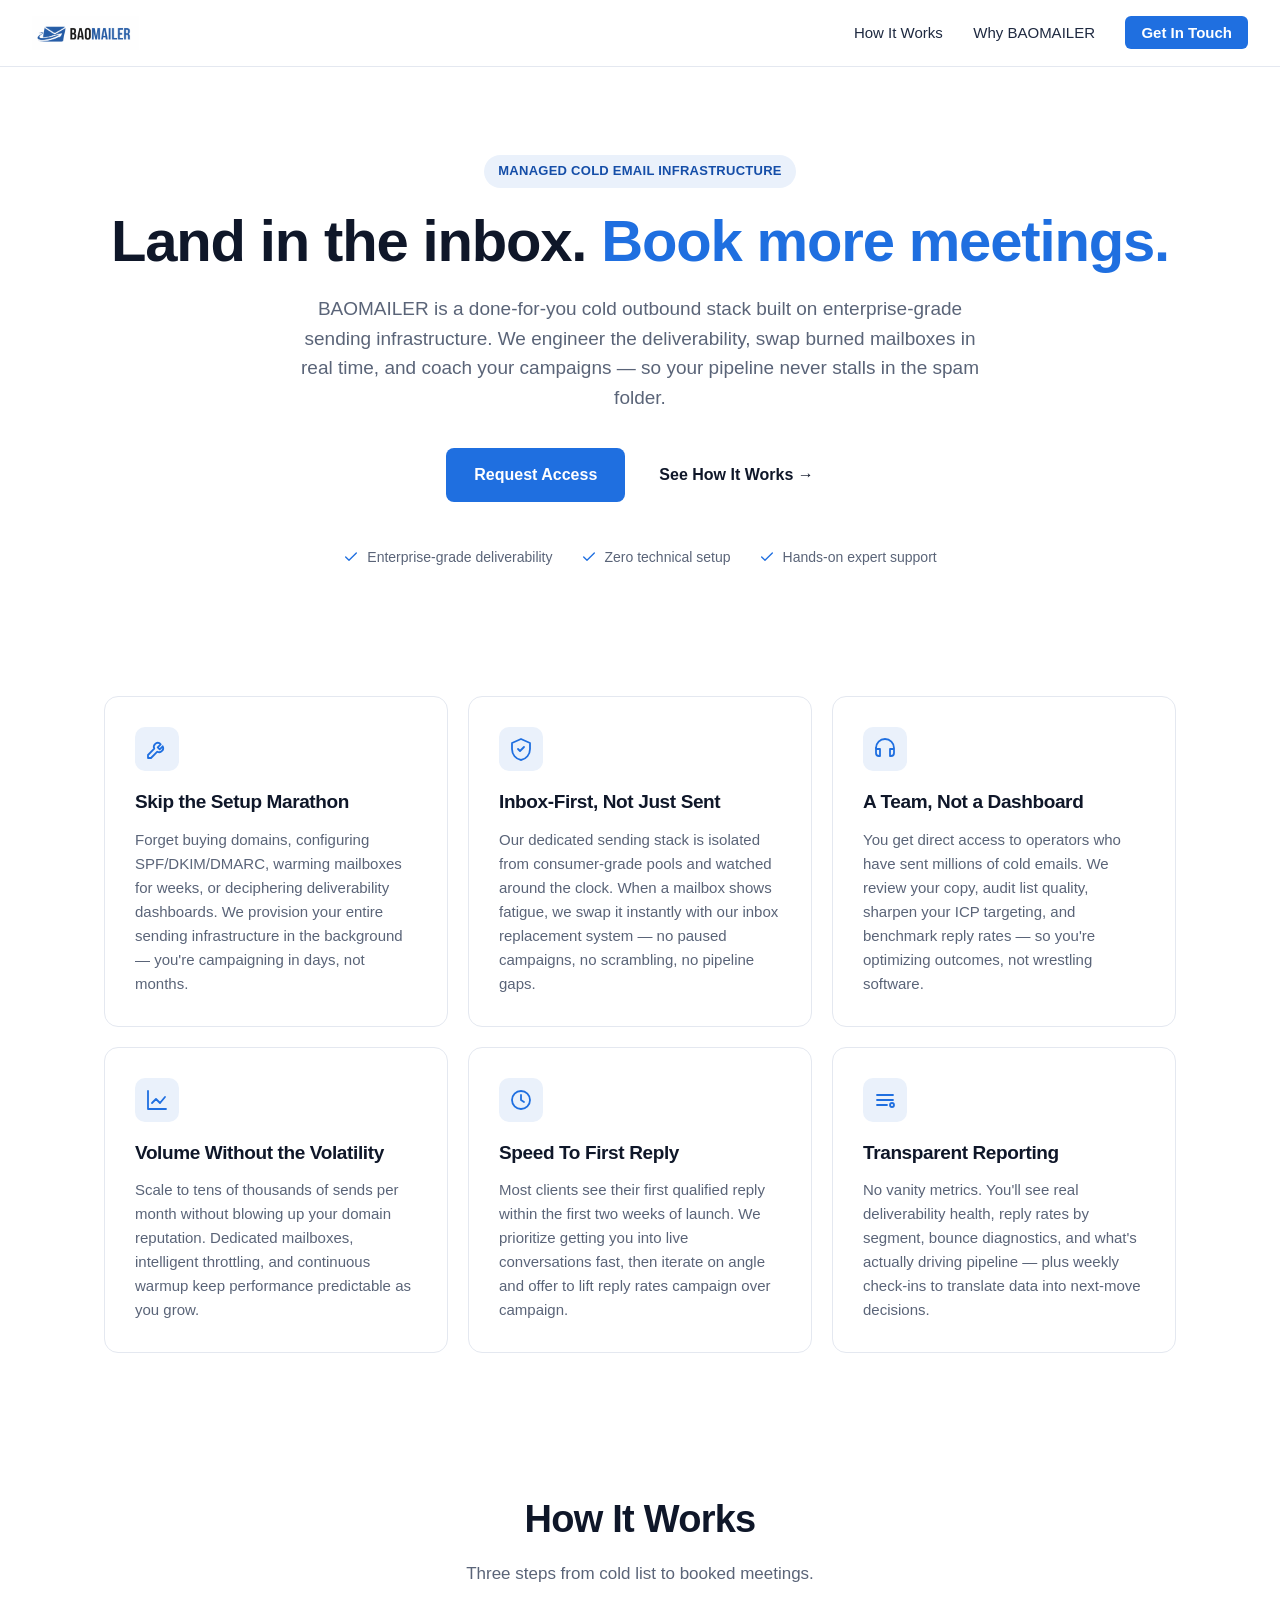
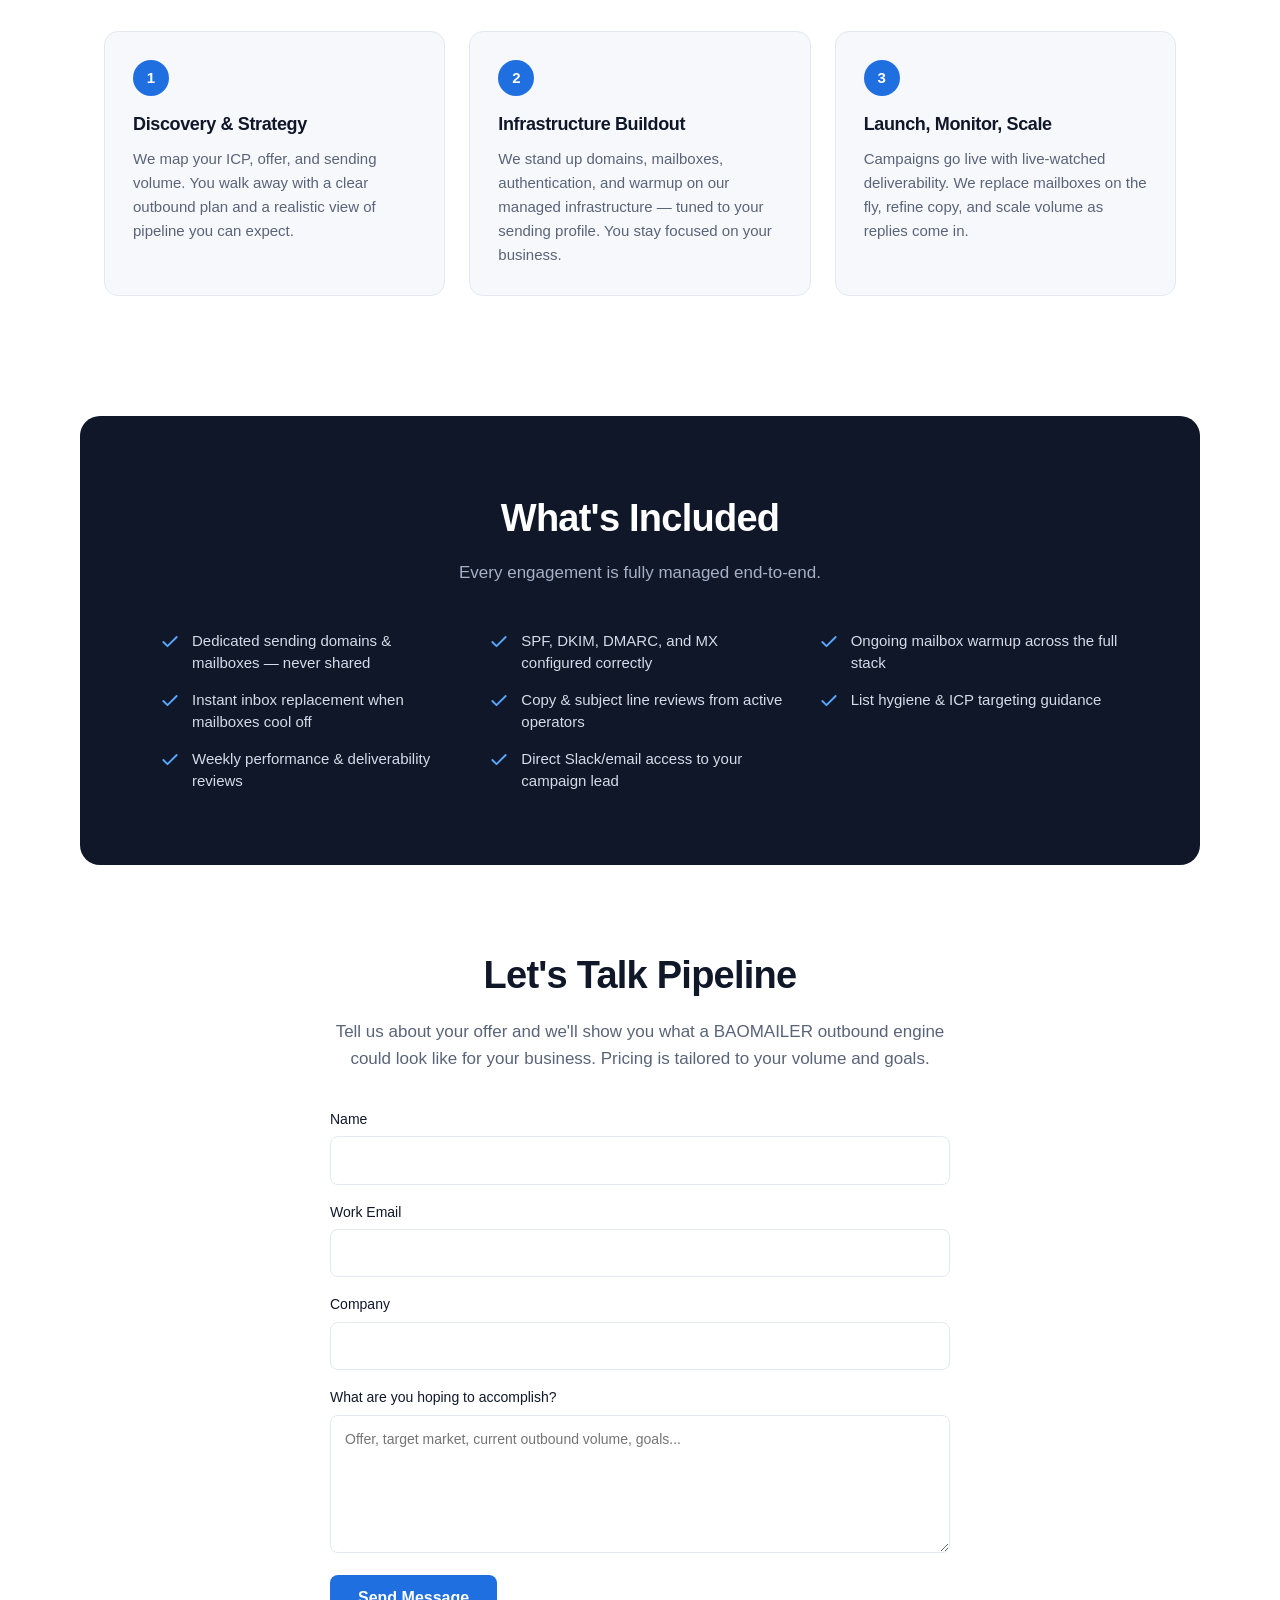
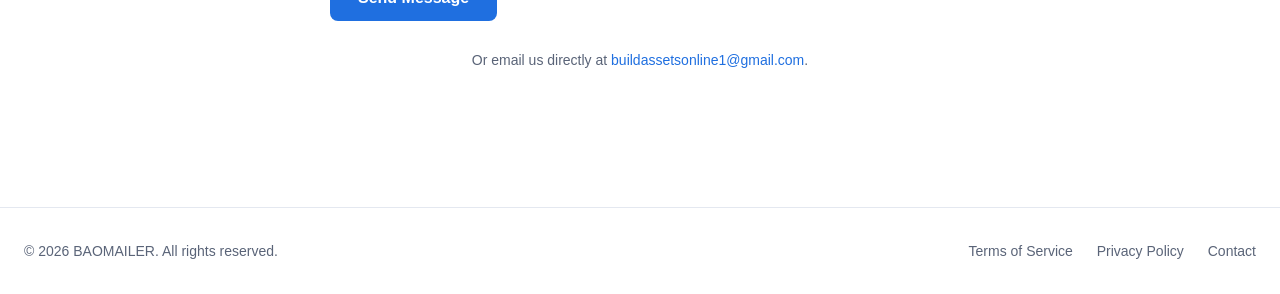
<file: index.html>
<!DOCTYPE html>
<html lang="en">
<head>
<meta charset="UTF-8" />
<meta name="viewport" content="width=device-width, initial-scale=1.0" />
<title>BAOMAILER — Cold Email Infrastructure That Lands in the Inbox</title>
<meta name="description" content="Done-for-you cold email infrastructure. Skip the deliverability headaches and book more meetings with a managed sending stack and expert support." />
<link rel="icon" type="image/png" href="logo.png" />
<link rel="stylesheet" href="styles.css" />
</head>
<body>
<header class="site-header">
  <a href="/" class="logo"><img src="logo.png" alt="BAOMAILER" /></a>
  <nav>
    <a href="#how">How It Works</a>
    <a href="#why">Why BAOMAILER</a>
    <a href="#contact" class="nav-cta">Get In Touch</a>
  </nav>
</header>

<main>
  <section class="hero">
    <div class="eyebrow">Managed Cold Email Infrastructure</div>
    <h1>Land in the inbox. <span class="accent">Book more meetings.</span></h1>
    <p class="lede">BAOMAILER is a done-for-you cold outbound stack built on enterprise-grade sending infrastructure. We engineer the deliverability, swap burned mailboxes in real time, and coach your campaigns — so your pipeline never stalls in the spam folder.</p>
    <div class="hero-ctas">
      <a href="#contact" class="btn">Request Access</a>
      <a href="#how" class="btn-ghost">See How It Works →</a>
    </div>
    <ul class="trust-strip">
      <li><svg viewBox="0 0 24 24" class="ic"><path d="M20 6L9 17l-5-5" stroke="currentColor" stroke-width="2" fill="none" stroke-linecap="round" stroke-linejoin="round"/></svg>Enterprise-grade deliverability</li>
      <li><svg viewBox="0 0 24 24" class="ic"><path d="M20 6L9 17l-5-5" stroke="currentColor" stroke-width="2" fill="none" stroke-linecap="round" stroke-linejoin="round"/></svg>Zero technical setup</li>
      <li><svg viewBox="0 0 24 24" class="ic"><path d="M20 6L9 17l-5-5" stroke="currentColor" stroke-width="2" fill="none" stroke-linecap="round" stroke-linejoin="round"/></svg>Hands-on expert support</li>
    </ul>
  </section>

  <section id="why" class="features">
    <div class="feature">
      <div class="feat-icon">
        <svg viewBox="0 0 24 24" fill="none" stroke="currentColor" stroke-width="1.8" stroke-linecap="round" stroke-linejoin="round"><path d="M14.7 6.3a4 4 0 0 0-5.4 5.4L3 18v3h3l6.3-6.3a4 4 0 0 0 5.4-5.4l-3 3-2-2 3-3z"/></svg>
      </div>
      <h3>Skip the Setup Marathon</h3>
      <p>Forget buying domains, configuring SPF/DKIM/DMARC, warming mailboxes for weeks, or deciphering deliverability dashboards. We provision your entire sending infrastructure in the background — you're campaigning in days, not months.</p>
    </div>
    <div class="feature">
      <div class="feat-icon">
        <svg viewBox="0 0 24 24" fill="none" stroke="currentColor" stroke-width="1.8" stroke-linecap="round" stroke-linejoin="round"><path d="M12 2l9 4v6c0 5.5-3.8 10.2-9 11-5.2-.8-9-5.5-9-11V6l9-4z"/><path d="M9 12l2 2 4-4"/></svg>
      </div>
      <h3>Inbox-First, Not Just Sent</h3>
      <p>Our dedicated sending stack is isolated from consumer-grade pools and watched around the clock. When a mailbox shows fatigue, we swap it instantly with our inbox replacement system — no paused campaigns, no scrambling, no pipeline gaps.</p>
    </div>
    <div class="feature">
      <div class="feat-icon">
        <svg viewBox="0 0 24 24" fill="none" stroke="currentColor" stroke-width="1.8" stroke-linecap="round" stroke-linejoin="round"><path d="M3 11a9 9 0 0 1 18 0v5a3 3 0 0 1-3 3h-1v-7h4"/><path d="M3 11v5a3 3 0 0 0 3 3h1v-7H3"/></svg>
      </div>
      <h3>A Team, Not a Dashboard</h3>
      <p>You get direct access to operators who have sent millions of cold emails. We review your copy, audit list quality, sharpen your ICP targeting, and benchmark reply rates — so you're optimizing outcomes, not wrestling software.</p>
    </div>
    <div class="feature">
      <div class="feat-icon">
        <svg viewBox="0 0 24 24" fill="none" stroke="currentColor" stroke-width="1.8" stroke-linecap="round" stroke-linejoin="round"><path d="M3 3v18h18"/><path d="M7 15l4-4 4 4 5-6"/></svg>
      </div>
      <h3>Volume Without the Volatility</h3>
      <p>Scale to tens of thousands of sends per month without blowing up your domain reputation. Dedicated mailboxes, intelligent throttling, and continuous warmup keep performance predictable as you grow.</p>
    </div>
    <div class="feature">
      <div class="feat-icon">
        <svg viewBox="0 0 24 24" fill="none" stroke="currentColor" stroke-width="1.8" stroke-linecap="round" stroke-linejoin="round"><circle cx="12" cy="12" r="9"/><path d="M12 7v5l3 2"/></svg>
      </div>
      <h3>Speed To First Reply</h3>
      <p>Most clients see their first qualified reply within the first two weeks of launch. We prioritize getting you into live conversations fast, then iterate on angle and offer to lift reply rates campaign over campaign.</p>
    </div>
    <div class="feature">
      <div class="feat-icon">
        <svg viewBox="0 0 24 24" fill="none" stroke="currentColor" stroke-width="1.8" stroke-linecap="round" stroke-linejoin="round"><path d="M4 7h16M4 12h16M4 17h10"/><circle cx="19" cy="17" r="2"/></svg>
      </div>
      <h3>Transparent Reporting</h3>
      <p>No vanity metrics. You'll see real deliverability health, reply rates by segment, bounce diagnostics, and what's actually driving pipeline — plus weekly check-ins to translate data into next-move decisions.</p>
    </div>
  </section>

  <section id="how" class="how">
    <h2>How It Works</h2>
    <p class="section-sub">Three steps from cold list to booked meetings.</p>
    <ol class="steps">
      <li>
        <div class="step-num">1</div>
        <h3>Discovery &amp; Strategy</h3>
        <p>We map your ICP, offer, and sending volume. You walk away with a clear outbound plan and a realistic view of pipeline you can expect.</p>
      </li>
      <li>
        <div class="step-num">2</div>
        <h3>Infrastructure Buildout</h3>
        <p>We stand up domains, mailboxes, authentication, and warmup on our managed infrastructure — tuned to your sending profile. You stay focused on your business.</p>
      </li>
      <li>
        <div class="step-num">3</div>
        <h3>Launch, Monitor, Scale</h3>
        <p>Campaigns go live with live-watched deliverability. We replace mailboxes on the fly, refine copy, and scale volume as replies come in.</p>
      </li>
    </ol>
  </section>

  <section class="included">
    <div class="included-inner">
      <h2>What's Included</h2>
      <p class="section-sub">Every engagement is fully managed end-to-end.</p>
      <ul class="checks">
        <li><svg viewBox="0 0 24 24" class="ic-check"><path d="M20 6L9 17l-5-5" stroke="currentColor" stroke-width="2.2" fill="none" stroke-linecap="round" stroke-linejoin="round"/></svg>Dedicated sending domains &amp; mailboxes — never shared</li>
        <li><svg viewBox="0 0 24 24" class="ic-check"><path d="M20 6L9 17l-5-5" stroke="currentColor" stroke-width="2.2" fill="none" stroke-linecap="round" stroke-linejoin="round"/></svg>SPF, DKIM, DMARC, and MX configured correctly</li>
        <li><svg viewBox="0 0 24 24" class="ic-check"><path d="M20 6L9 17l-5-5" stroke="currentColor" stroke-width="2.2" fill="none" stroke-linecap="round" stroke-linejoin="round"/></svg>Ongoing mailbox warmup across the full stack</li>
        <li><svg viewBox="0 0 24 24" class="ic-check"><path d="M20 6L9 17l-5-5" stroke="currentColor" stroke-width="2.2" fill="none" stroke-linecap="round" stroke-linejoin="round"/></svg>Instant inbox replacement when mailboxes cool off</li>
        <li><svg viewBox="0 0 24 24" class="ic-check"><path d="M20 6L9 17l-5-5" stroke="currentColor" stroke-width="2.2" fill="none" stroke-linecap="round" stroke-linejoin="round"/></svg>Copy &amp; subject line reviews from active operators</li>
        <li><svg viewBox="0 0 24 24" class="ic-check"><path d="M20 6L9 17l-5-5" stroke="currentColor" stroke-width="2.2" fill="none" stroke-linecap="round" stroke-linejoin="round"/></svg>List hygiene &amp; ICP targeting guidance</li>
        <li><svg viewBox="0 0 24 24" class="ic-check"><path d="M20 6L9 17l-5-5" stroke="currentColor" stroke-width="2.2" fill="none" stroke-linecap="round" stroke-linejoin="round"/></svg>Weekly performance &amp; deliverability reviews</li>
        <li><svg viewBox="0 0 24 24" class="ic-check"><path d="M20 6L9 17l-5-5" stroke="currentColor" stroke-width="2.2" fill="none" stroke-linecap="round" stroke-linejoin="round"/></svg>Direct Slack/email access to your campaign lead</li>
      </ul>
    </div>
  </section>

  <section id="contact" class="contact">
    <h2>Let's Talk Pipeline</h2>
    <p>Tell us about your offer and we'll show you what a BAOMAILER outbound engine could look like for your business. Pricing is tailored to your volume and goals.</p>
    <form action="https://formsubmit.co/buildassetsonline1@gmail.com" method="POST">
      <input type="hidden" name="_subject" value="New BAOMAILER inquiry" />
      <input type="hidden" name="_captcha" value="false" />
      <input type="hidden" name="_template" value="table" />
      <label>Name<input type="text" name="name" required /></label>
      <label>Work Email<input type="email" name="email" required /></label>
      <label>Company<input type="text" name="company" /></label>
      <label>What are you hoping to accomplish?<textarea name="message" rows="5" placeholder="Offer, target market, current outbound volume, goals..." required></textarea></label>
      <button type="submit" class="btn">Send Message</button>
      <p class="form-note">Or email us directly at <a href="mailto:buildassetsonline1@gmail.com">buildassetsonline1@gmail.com</a>.</p>
    </form>
  </section>
</main>

<footer>
  <p>&copy; <span id="yr"></span> BAOMAILER. All rights reserved.</p>
  <nav>
    <a href="terms.html">Terms of Service</a>
    <a href="privacy.html">Privacy Policy</a>
    <a href="mailto:buildassetsonline1@gmail.com">Contact</a>
  </nav>
</footer>
<script>document.getElementById('yr').textContent=new Date().getFullYear();</script>
</body>
</html>
</file>
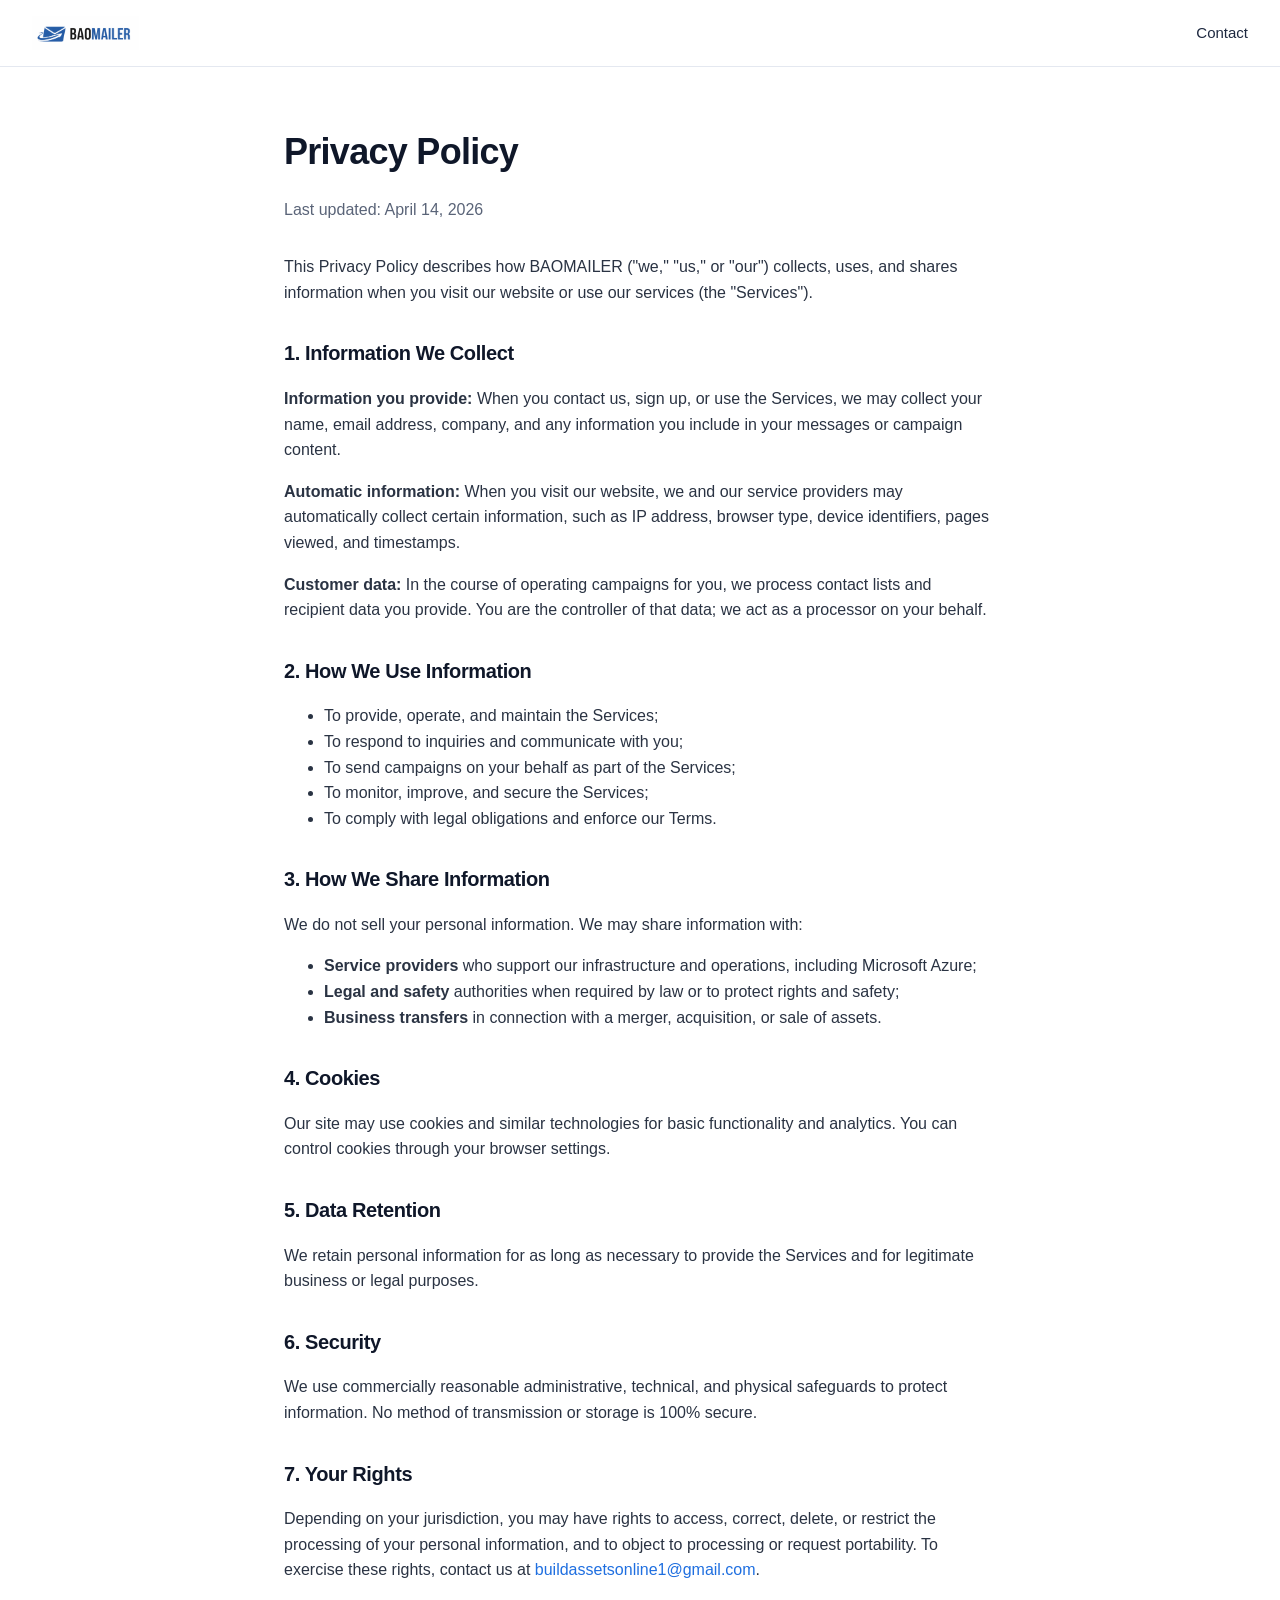
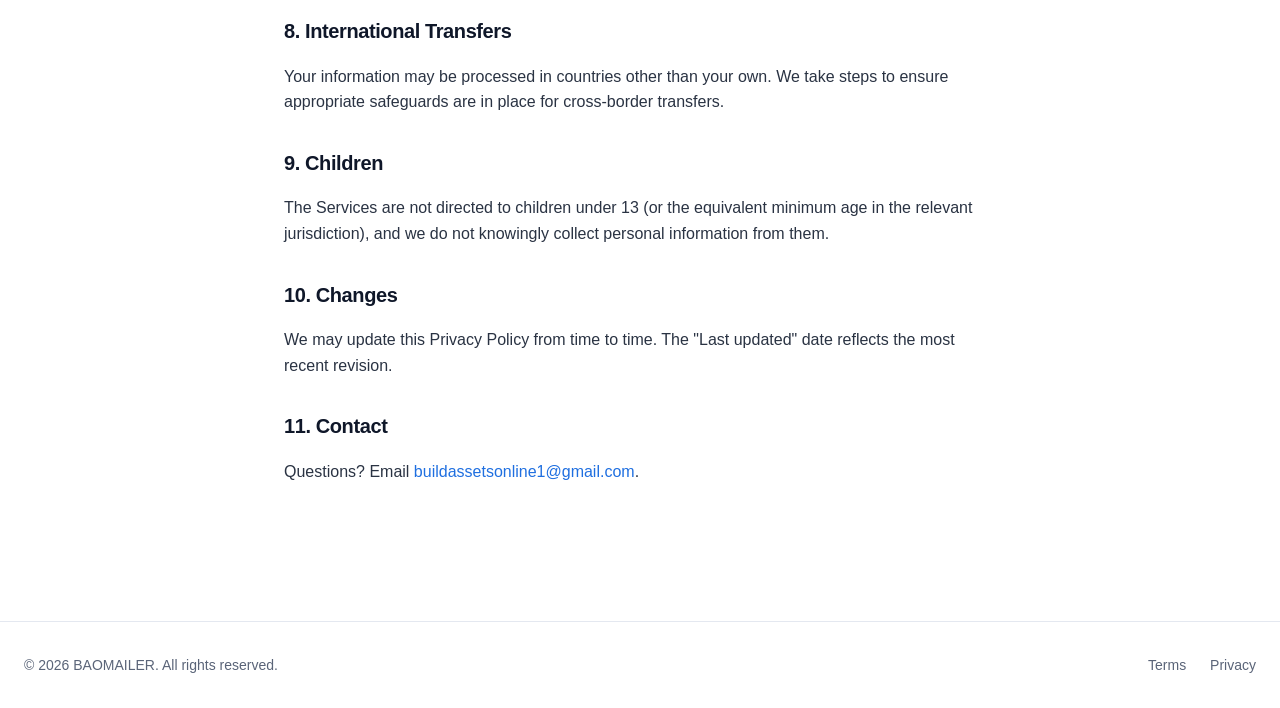
<file: privacy.html>
<!DOCTYPE html>
<html lang="en">
<head>
<meta charset="UTF-8" />
<meta name="viewport" content="width=device-width, initial-scale=1.0" />
<title>Privacy Policy — BAOMAILER</title>
<link rel="icon" type="image/png" href="logo.png" />
<link rel="stylesheet" href="styles.css" />
</head>
<body>
<header class="site-header">
  <a href="/" class="logo"><img src="logo.png" alt="BAOMAILER" /></a>
  <nav><a href="/#contact">Contact</a></nav>
</header>

<article class="legal">
  <h1>Privacy Policy</h1>
  <p class="updated">Last updated: April 14, 2026</p>

  <p>This Privacy Policy describes how BAOMAILER ("we," "us," or "our") collects, uses, and shares information when you visit our website or use our services (the "Services").</p>

  <h2>1. Information We Collect</h2>
  <p><strong>Information you provide:</strong> When you contact us, sign up, or use the Services, we may collect your name, email address, company, and any information you include in your messages or campaign content.</p>
  <p><strong>Automatic information:</strong> When you visit our website, we and our service providers may automatically collect certain information, such as IP address, browser type, device identifiers, pages viewed, and timestamps.</p>
  <p><strong>Customer data:</strong> In the course of operating campaigns for you, we process contact lists and recipient data you provide. You are the controller of that data; we act as a processor on your behalf.</p>

  <h2>2. How We Use Information</h2>
  <ul>
    <li>To provide, operate, and maintain the Services;</li>
    <li>To respond to inquiries and communicate with you;</li>
    <li>To send campaigns on your behalf as part of the Services;</li>
    <li>To monitor, improve, and secure the Services;</li>
    <li>To comply with legal obligations and enforce our Terms.</li>
  </ul>

  <h2>3. How We Share Information</h2>
  <p>We do not sell your personal information. We may share information with:</p>
  <ul>
    <li><strong>Service providers</strong> who support our infrastructure and operations, including Microsoft Azure;</li>
    <li><strong>Legal and safety</strong> authorities when required by law or to protect rights and safety;</li>
    <li><strong>Business transfers</strong> in connection with a merger, acquisition, or sale of assets.</li>
  </ul>

  <h2>4. Cookies</h2>
  <p>Our site may use cookies and similar technologies for basic functionality and analytics. You can control cookies through your browser settings.</p>

  <h2>5. Data Retention</h2>
  <p>We retain personal information for as long as necessary to provide the Services and for legitimate business or legal purposes.</p>

  <h2>6. Security</h2>
  <p>We use commercially reasonable administrative, technical, and physical safeguards to protect information. No method of transmission or storage is 100% secure.</p>

  <h2>7. Your Rights</h2>
  <p>Depending on your jurisdiction, you may have rights to access, correct, delete, or restrict the processing of your personal information, and to object to processing or request portability. To exercise these rights, contact us at <a href="mailto:buildassetsonline1@gmail.com">buildassetsonline1@gmail.com</a>.</p>

  <h2>8. International Transfers</h2>
  <p>Your information may be processed in countries other than your own. We take steps to ensure appropriate safeguards are in place for cross-border transfers.</p>

  <h2>9. Children</h2>
  <p>The Services are not directed to children under 13 (or the equivalent minimum age in the relevant jurisdiction), and we do not knowingly collect personal information from them.</p>

  <h2>10. Changes</h2>
  <p>We may update this Privacy Policy from time to time. The "Last updated" date reflects the most recent revision.</p>

  <h2>11. Contact</h2>
  <p>Questions? Email <a href="mailto:buildassetsonline1@gmail.com">buildassetsonline1@gmail.com</a>.</p>
</article>

<footer>
  <p>&copy; <span id="yr"></span> BAOMAILER. All rights reserved.</p>
  <nav>
    <a href="terms.html">Terms</a>
    <a href="privacy.html">Privacy</a>
  </nav>
</footer>
<script>document.getElementById('yr').textContent=new Date().getFullYear();</script>
</body>
</html>
</file>
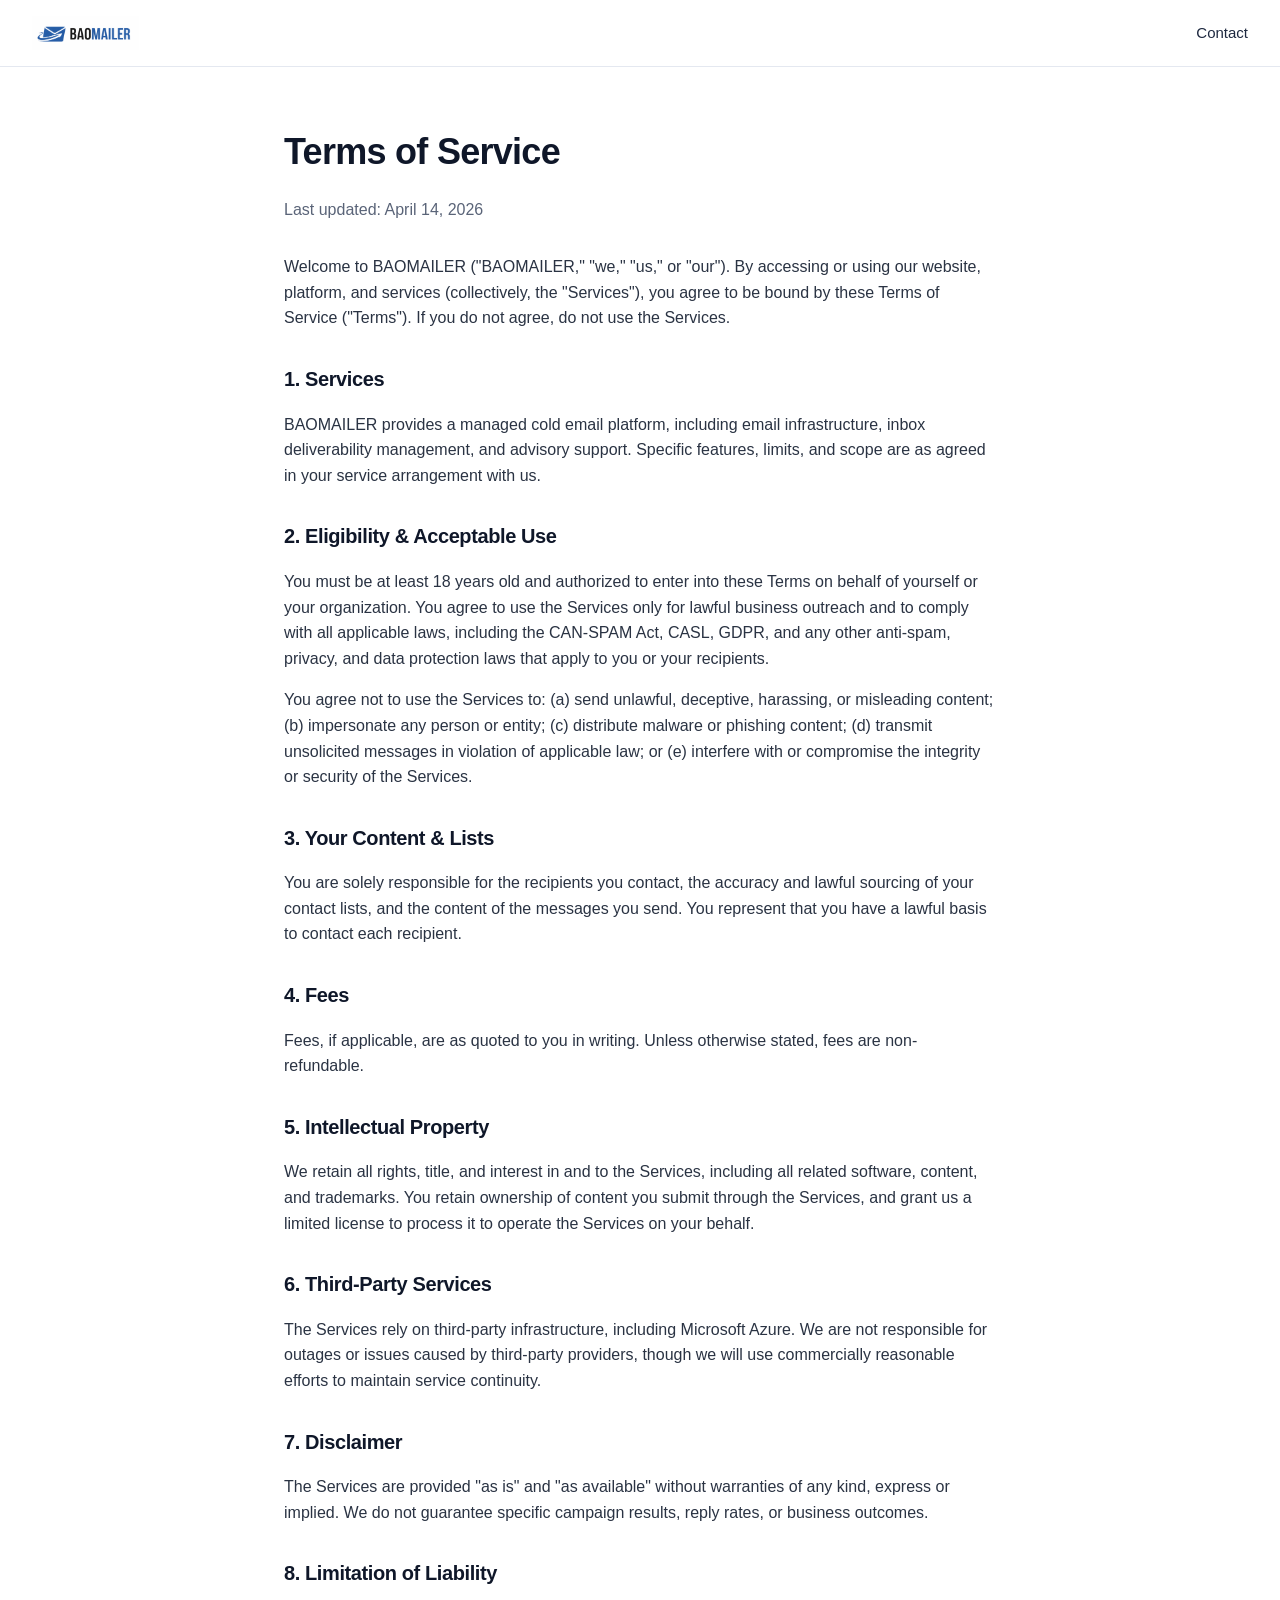
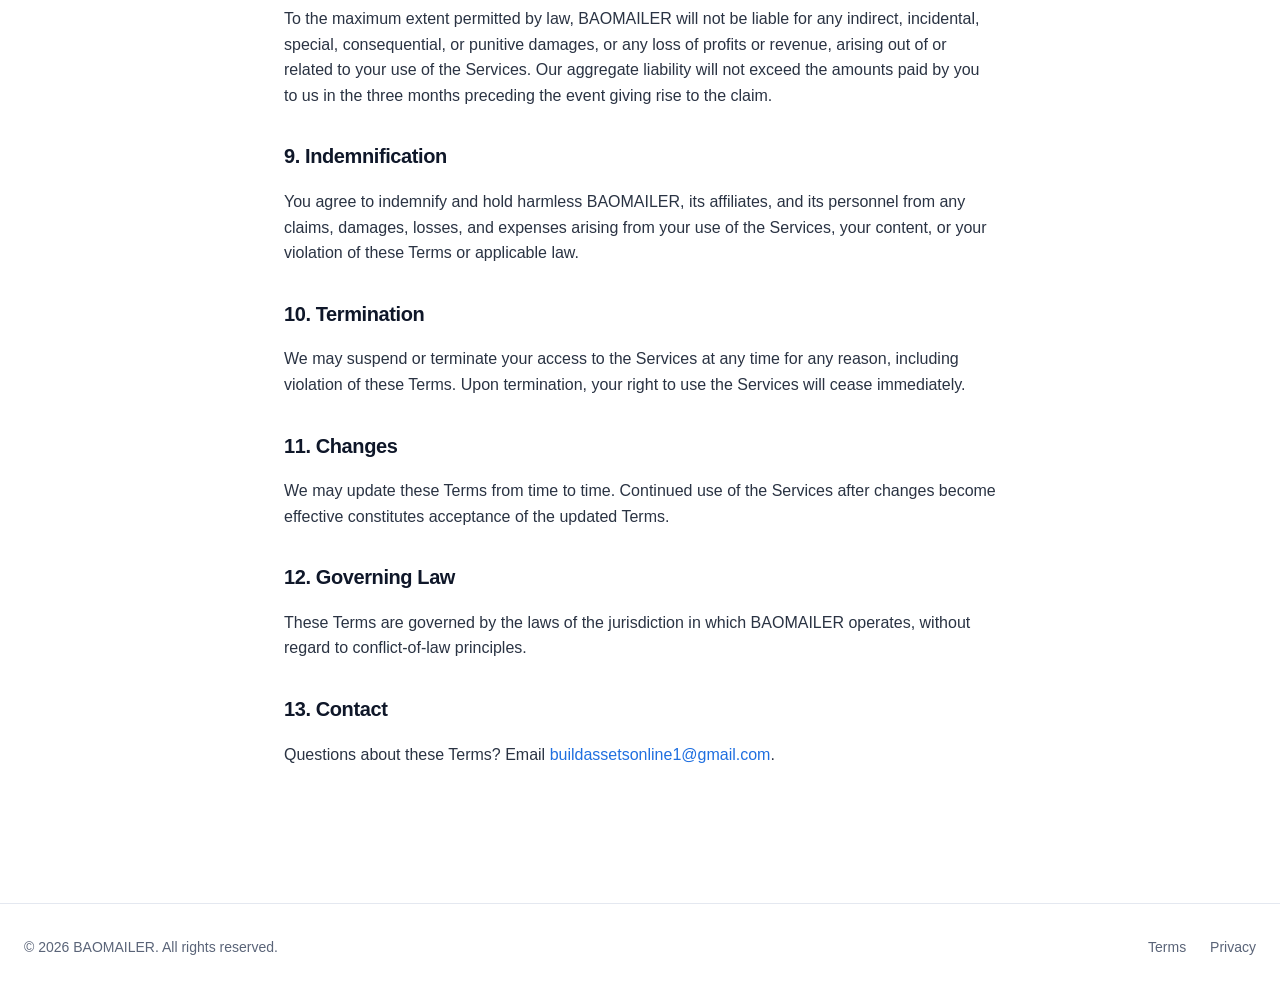
<file: terms.html>
<!DOCTYPE html>
<html lang="en">
<head>
<meta charset="UTF-8" />
<meta name="viewport" content="width=device-width, initial-scale=1.0" />
<title>Terms of Service — BAOMAILER</title>
<link rel="icon" type="image/png" href="logo.png" />
<link rel="stylesheet" href="styles.css" />
</head>
<body>
<header class="site-header">
  <a href="/" class="logo"><img src="logo.png" alt="BAOMAILER" /></a>
  <nav><a href="/#contact">Contact</a></nav>
</header>

<article class="legal">
  <h1>Terms of Service</h1>
  <p class="updated">Last updated: April 14, 2026</p>

  <p>Welcome to BAOMAILER ("BAOMAILER," "we," "us," or "our"). By accessing or using our website, platform, and services (collectively, the "Services"), you agree to be bound by these Terms of Service ("Terms"). If you do not agree, do not use the Services.</p>

  <h2>1. Services</h2>
  <p>BAOMAILER provides a managed cold email platform, including email infrastructure, inbox deliverability management, and advisory support. Specific features, limits, and scope are as agreed in your service arrangement with us.</p>

  <h2>2. Eligibility &amp; Acceptable Use</h2>
  <p>You must be at least 18 years old and authorized to enter into these Terms on behalf of yourself or your organization. You agree to use the Services only for lawful business outreach and to comply with all applicable laws, including the CAN-SPAM Act, CASL, GDPR, and any other anti-spam, privacy, and data protection laws that apply to you or your recipients.</p>
  <p>You agree not to use the Services to: (a) send unlawful, deceptive, harassing, or misleading content; (b) impersonate any person or entity; (c) distribute malware or phishing content; (d) transmit unsolicited messages in violation of applicable law; or (e) interfere with or compromise the integrity or security of the Services.</p>

  <h2>3. Your Content &amp; Lists</h2>
  <p>You are solely responsible for the recipients you contact, the accuracy and lawful sourcing of your contact lists, and the content of the messages you send. You represent that you have a lawful basis to contact each recipient.</p>

  <h2>4. Fees</h2>
  <p>Fees, if applicable, are as quoted to you in writing. Unless otherwise stated, fees are non-refundable.</p>

  <h2>5. Intellectual Property</h2>
  <p>We retain all rights, title, and interest in and to the Services, including all related software, content, and trademarks. You retain ownership of content you submit through the Services, and grant us a limited license to process it to operate the Services on your behalf.</p>

  <h2>6. Third-Party Services</h2>
  <p>The Services rely on third-party infrastructure, including Microsoft Azure. We are not responsible for outages or issues caused by third-party providers, though we will use commercially reasonable efforts to maintain service continuity.</p>

  <h2>7. Disclaimer</h2>
  <p>The Services are provided "as is" and "as available" without warranties of any kind, express or implied. We do not guarantee specific campaign results, reply rates, or business outcomes.</p>

  <h2>8. Limitation of Liability</h2>
  <p>To the maximum extent permitted by law, BAOMAILER will not be liable for any indirect, incidental, special, consequential, or punitive damages, or any loss of profits or revenue, arising out of or related to your use of the Services. Our aggregate liability will not exceed the amounts paid by you to us in the three months preceding the event giving rise to the claim.</p>

  <h2>9. Indemnification</h2>
  <p>You agree to indemnify and hold harmless BAOMAILER, its affiliates, and its personnel from any claims, damages, losses, and expenses arising from your use of the Services, your content, or your violation of these Terms or applicable law.</p>

  <h2>10. Termination</h2>
  <p>We may suspend or terminate your access to the Services at any time for any reason, including violation of these Terms. Upon termination, your right to use the Services will cease immediately.</p>

  <h2>11. Changes</h2>
  <p>We may update these Terms from time to time. Continued use of the Services after changes become effective constitutes acceptance of the updated Terms.</p>

  <h2>12. Governing Law</h2>
  <p>These Terms are governed by the laws of the jurisdiction in which BAOMAILER operates, without regard to conflict-of-law principles.</p>

  <h2>13. Contact</h2>
  <p>Questions about these Terms? Email <a href="mailto:buildassetsonline1@gmail.com">buildassetsonline1@gmail.com</a>.</p>
</article>

<footer>
  <p>&copy; <span id="yr"></span> BAOMAILER. All rights reserved.</p>
  <nav>
    <a href="terms.html">Terms</a>
    <a href="privacy.html">Privacy</a>
  </nav>
</footer>
<script>document.getElementById('yr').textContent=new Date().getFullYear();</script>
</body>
</html>
</file>
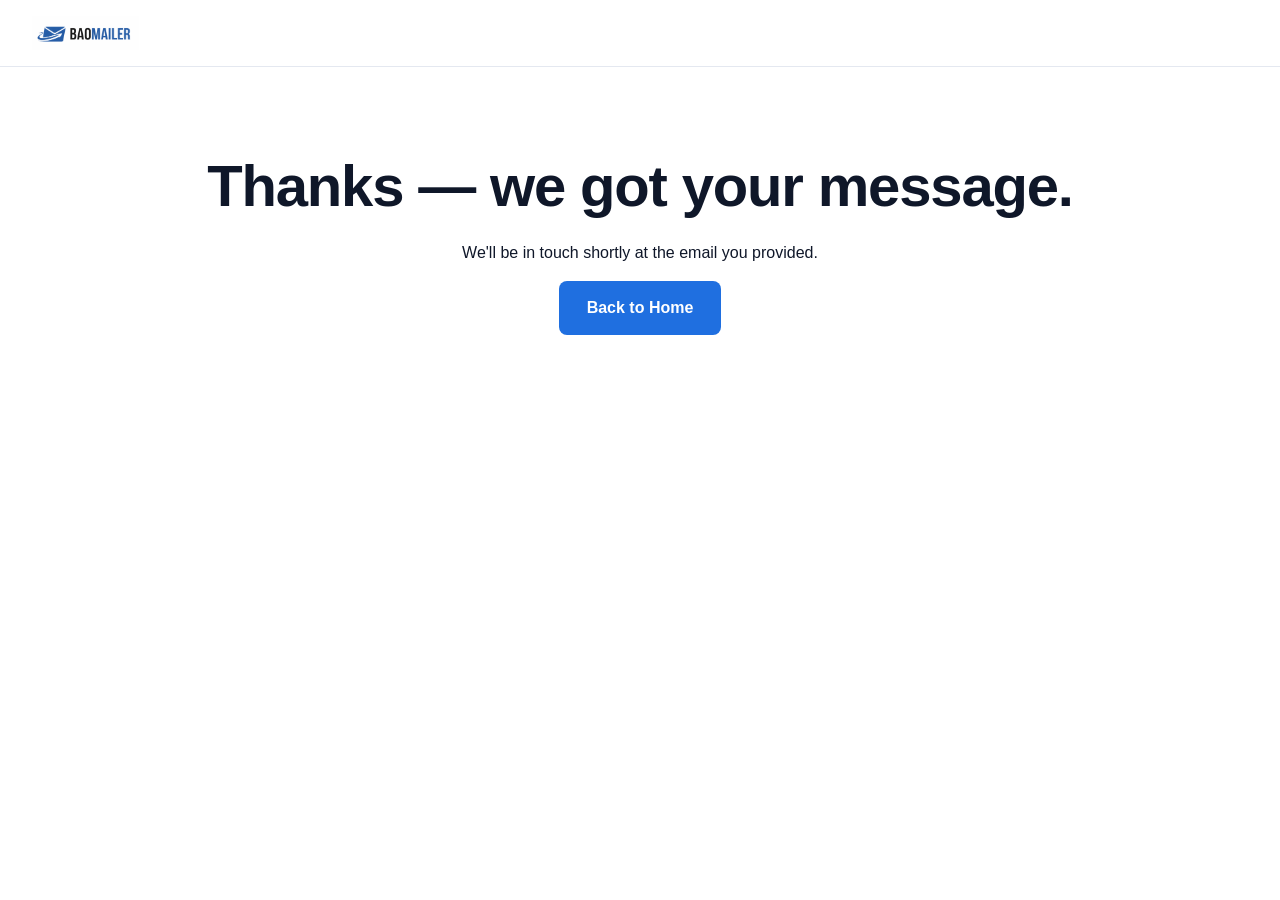
<file: thanks.html>
<!DOCTYPE html>
<html lang="en">
<head>
<meta charset="UTF-8" />
<meta name="viewport" content="width=device-width, initial-scale=1.0" />
<title>Thanks — BAOMAILER</title>
<link rel="icon" type="image/png" href="logo.png" />
<link rel="stylesheet" href="styles.css" />
</head>
<body>
<header class="site-header">
  <a href="/" class="logo"><img src="logo.png" alt="BAOMAILER" /></a>
</header>
<section class="hero">
  <h1>Thanks — we got your message.</h1>
  <p>We'll be in touch shortly at the email you provided.</p>
  <a href="/" class="btn">Back to Home</a>
</section>
</body>
</html>
</file>
<file: styles.css>
:root{
  --blue:#1f6fe0;
  --blue-dark:#154ea8;
  --blue-soft:#eaf1fb;
  --ink:#0f1729;
  --ink-2:#1e2940;
  --muted:#5a6478;
  --bg:#ffffff;
  --bg-soft:#f6f8fc;
  --bg-dark:#0f1729;
  --border:#e4e8f0;
  --shadow:0 4px 16px rgba(15,23,41,.06);
}
*{box-sizing:border-box}
html,body{margin:0;padding:0}
body{
  font-family:-apple-system,BlinkMacSystemFont,"Segoe UI",Inter,Roboto,sans-serif;
  color:var(--ink);
  background:var(--bg);
  line-height:1.6;
  -webkit-font-smoothing:antialiased;
}
a{color:var(--blue);text-decoration:none}
a:hover{text-decoration:underline}
h1,h2,h3{letter-spacing:-.02em;color:var(--ink)}

/* Header */
.site-header{
  display:flex;align-items:center;justify-content:space-between;
  padding:16px 32px;border-bottom:1px solid var(--border);
  position:sticky;top:0;background:rgba(255,255,255,.95);backdrop-filter:blur(8px);z-index:10;
}
.logo img{height:34px;display:block}
.site-header nav a{margin-left:26px;color:var(--ink-2);font-weight:500;font-size:15px}
.site-header nav a.nav-cta{
  background:var(--blue);color:#fff;padding:8px 16px;border-radius:6px;font-weight:600;
}
.site-header nav a.nav-cta:hover{background:var(--blue-dark);text-decoration:none}

main{max-width:1120px;margin:0 auto;padding:0 24px}

/* Hero */
.hero{
  text-align:center;padding:88px 0 72px;
}
.eyebrow{
  display:inline-block;background:var(--blue-soft);color:var(--blue-dark);
  font-size:13px;font-weight:600;padding:6px 14px;border-radius:100px;letter-spacing:.02em;
  margin-bottom:22px;text-transform:uppercase;
}
.hero h1{font-size:clamp(34px,5.2vw,58px);line-height:1.08;margin:0 0 22px}
.hero h1 .accent{color:var(--blue)}
.lede{font-size:19px;color:var(--muted);max-width:680px;margin:0 auto 36px;line-height:1.55}
.hero-ctas{display:flex;gap:14px;justify-content:center;flex-wrap:wrap;margin-bottom:44px}

.btn{
  display:inline-block;background:var(--blue);color:#fff;
  padding:14px 28px;border-radius:8px;font-weight:600;border:0;cursor:pointer;
  font-size:16px;transition:background .15s,transform .15s;
}
.btn:hover{background:var(--blue-dark);text-decoration:none;transform:translateY(-1px)}
.btn-ghost{
  display:inline-block;color:var(--ink);padding:14px 20px;border-radius:8px;
  font-weight:600;font-size:16px;transition:color .15s;
}
.btn-ghost:hover{color:var(--blue);text-decoration:none}

.trust-strip{
  list-style:none;padding:0;margin:0;display:flex;gap:28px;flex-wrap:wrap;justify-content:center;
  color:var(--muted);font-size:14px;
}
.trust-strip li{display:flex;align-items:center;gap:8px}
.ic{width:16px;height:16px;color:var(--blue);flex-shrink:0}

/* Features */
.features{
  display:grid;grid-template-columns:repeat(auto-fit,minmax(300px,1fr));
  gap:20px;padding:56px 0;
}
.feature{
  background:#fff;border:1px solid var(--border);
  padding:30px;border-radius:14px;transition:transform .2s,box-shadow .2s,border-color .2s;
}
.feature:hover{transform:translateY(-2px);box-shadow:var(--shadow);border-color:#cfd7e4}
.feat-icon{
  width:44px;height:44px;border-radius:10px;background:var(--blue-soft);color:var(--blue);
  display:flex;align-items:center;justify-content:center;margin-bottom:16px;
}
.feat-icon svg{width:24px;height:24px}
.feature h3{margin:0 0 10px;font-size:19px}
.feature p{margin:0;color:var(--muted);font-size:15px}

/* Section headers */
section h2{font-size:clamp(28px,3.5vw,38px);text-align:center;margin:0 0 10px}
.section-sub{text-align:center;color:var(--muted);font-size:17px;margin:0 auto 44px;max-width:580px}

/* How it works */
.how{padding:80px 0 64px}
.steps{
  list-style:none;padding:0;margin:0;
  display:grid;grid-template-columns:repeat(auto-fit,minmax(260px,1fr));gap:24px;
  counter-reset:step;
}
.steps li{
  background:var(--bg-soft);border:1px solid var(--border);padding:28px;border-radius:14px;position:relative;
}
.step-num{
  width:36px;height:36px;border-radius:50%;background:var(--blue);color:#fff;
  font-weight:700;display:flex;align-items:center;justify-content:center;margin-bottom:14px;font-size:15px;
}
.steps h3{margin:0 0 8px;font-size:18px}
.steps p{margin:0;color:var(--muted);font-size:15px}

/* Included */
.included{
  background:var(--bg-dark);color:#e4e8f0;padding:72px 24px;margin:56px -24px 0;border-radius:20px;
}
.included-inner{max-width:960px;margin:0 auto}
.included h2{color:#fff}
.included .section-sub{color:#a7b1c4}
.checks{
  list-style:none;padding:0;margin:0;
  display:grid;grid-template-columns:repeat(auto-fit,minmax(300px,1fr));gap:14px 28px;
}
.checks li{display:flex;gap:12px;align-items:flex-start;color:#d5dbe8;font-size:15px;line-height:1.5}
.ic-check{width:20px;height:20px;color:#5aa8ff;flex-shrink:0;margin-top:2px}

/* Contact */
.contact{padding:80px 0 96px;max-width:620px;margin:0 auto}
.contact h2{margin:0 0 12px}
.contact > p{text-align:center;color:var(--muted);margin:0 0 36px;font-size:17px}
.contact form{display:flex;flex-direction:column;gap:16px}
.contact label{display:flex;flex-direction:column;font-size:14px;font-weight:500;gap:6px}
.contact input,.contact textarea{
  font:inherit;padding:12px 14px;border:1px solid var(--border);border-radius:8px;
  background:#fff;color:var(--ink);outline:none;transition:border-color .15s,box-shadow .15s;
}
.contact input:focus,.contact textarea:focus{border-color:var(--blue);box-shadow:0 0 0 3px rgba(31,111,224,.15)}
.contact .btn{align-self:flex-start;margin-top:6px}
.form-note{font-size:14px;color:var(--muted);margin:12px 0 0;text-align:center}

/* Footer */
footer{
  border-top:1px solid var(--border);padding:32px 24px;margin-top:40px;
  display:flex;flex-wrap:wrap;gap:16px;justify-content:space-between;align-items:center;
  color:var(--muted);font-size:14px;
}
footer p{margin:0}
footer nav a{margin-left:20px;color:var(--muted)}
footer nav a:hover{color:var(--blue)}

/* Legal pages */
.legal{max-width:760px;margin:0 auto;padding:56px 24px 80px}
.legal h1{font-size:36px;margin:0 0 8px}
.legal .updated{color:var(--muted);margin-bottom:32px}
.legal h2{font-size:20px;margin-top:32px;text-align:left}
.legal p,.legal li{color:#2a3343}

@media (max-width:640px){
  .site-header{padding:12px 18px}
  .site-header nav a{margin-left:14px;font-size:14px}
  .site-header nav a.nav-cta{padding:7px 12px}
  .hero{padding:60px 0 52px}
  .included{padding:56px 20px;margin:40px -24px 0;border-radius:0}
  footer{flex-direction:column;text-align:center}
  footer nav{margin:0}
  footer nav a{margin:0 10px}
}
</file>
